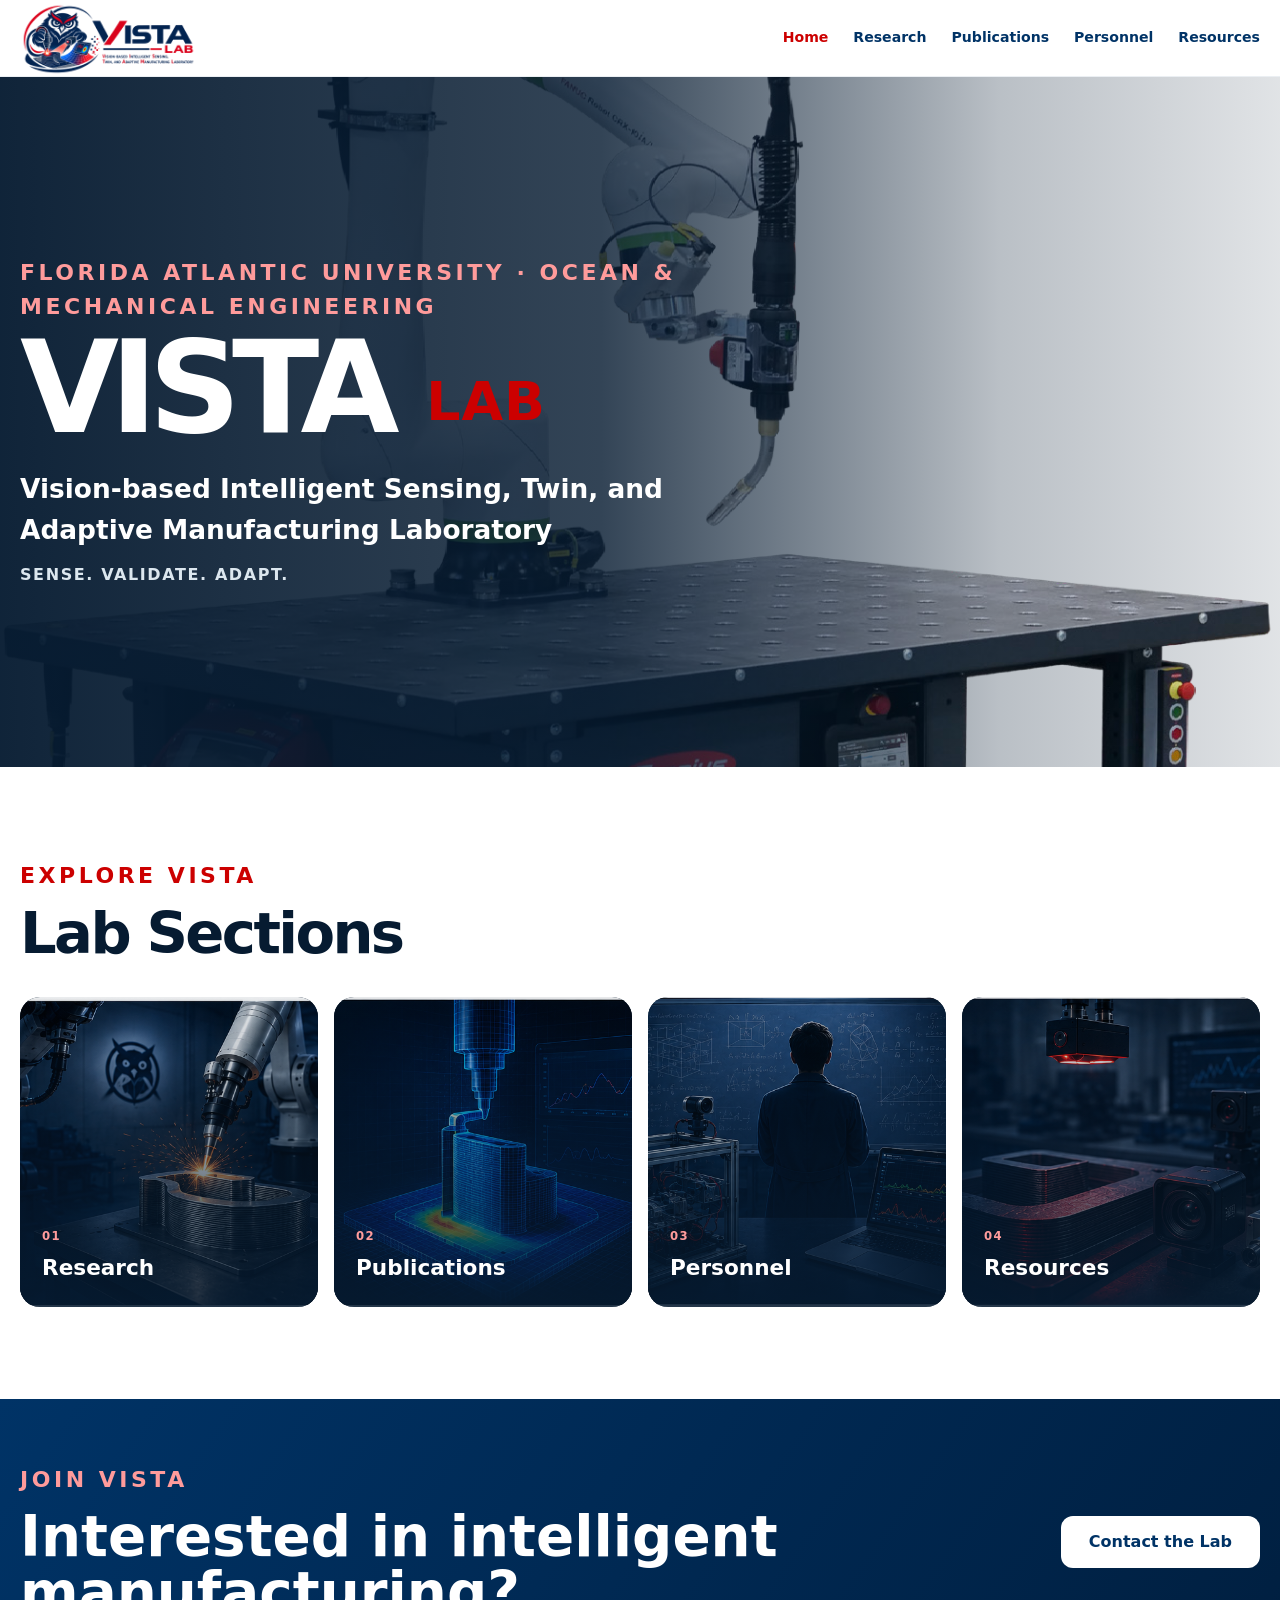
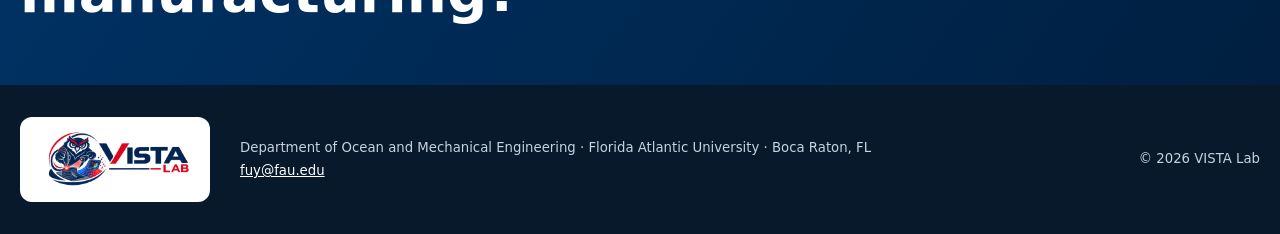
<file: index.html>
<!doctype html>
<html lang="en">
<head>
  <meta charset="utf-8">
  <meta name="viewport" content="width=device-width,initial-scale=1">
  <meta name="theme-color" content="#003366">
  <title>Home | VISTA Lab</title>
  <link rel="icon" href="assets/img/vista-primary.svg" type="image/svg+xml">
  <link rel="icon" href="assets/img/VISTA_Lab_Primary_v2.png" sizes="32x32" type="image/png">
  <link rel="apple-touch-icon" href="assets/img/favicon-180.png">
  <link rel="stylesheet" href="assets/css/styles.css">
</head>
<body>
<a class="skip-link" href="#main">Skip to content</a>
<header class="site-header">
  <div class="container nav-wrap">
    <a class="brand" href="index.html" aria-label="VISTA Lab home">
      <img src="assets/img/vista-primary.svg" alt="VISTA Lab">
    </a>
    <button class="nav-toggle" aria-label="Toggle navigation" aria-expanded="false" aria-controls="site-nav">
      <span></span><span></span><span></span>
    </button>
    <nav id="site-nav" class="site-nav" aria-label="Primary navigation">
      <a href="index.html" class="active">Home</a><a href="research.html">Research</a><a href="publications.html">Publications</a><a href="personnel.html">Personnel</a><a href="resources.html">Resources</a>
    </nav>
  </div>
</header>
<main id="main">

<section class="hero">
  <div class="hero-bg"><img src="assets/img/WAAM_machine_wider.png" alt="VISTA Lab"></div>
  <div class="hero-overlay"></div>
  <div class="container hero-inner">
    <div class="hero-copy reveal">
      <p class="eyebrow light">Florida Atlantic University · Ocean & Mechanical Engineering</p>
      <h1>VISTA <span>LAB</span></h1>
      <p class="hero-name">Vision-based Intelligent Sensing, Twin, and Adaptive Manufacturing Laboratory</p>
      <p class="hero-tagline">Sense. Validate. Adapt.</p>
    </div>
  </div>
</section>

<section class="section-pad">
  <div class="container">
    <div class="section-head reveal">
      <p class="eyebrow">Explore VISTA</p>
      <h2>Lab Sections</h2>
    </div>

    <div class="home-links home-links-four">
      <a class="home-link-card reveal" href="research.html">
        <img src="assets/img/research.png" alt="">
        <div><span>01</span><h3>Research</h3></div>
      </a>
      <a class="home-link-card reveal" href="publications.html">
        <img src="assets/img/publications.png" alt="">
        <div><span>02</span><h3>Publications</h3></div>
      </a>
      <a class="home-link-card reveal" href="personnel.html">
        <img src="assets/img/personnel.png" alt="">
        <div><span>03</span><h3>Personnel</h3></div>
      </a>
      <a class="home-link-card reveal" href="resources.html">
        <img src="assets/img/resources.png" alt="">
        <div><span>04</span><h3>Resources</h3></div>
      </a>
    </div>
  </div>
</section>

<section class="join-section">
  <div class="container join-inner reveal">
    <div>
      <p class="eyebrow light">Join VISTA</p>
      <h2>Interested in intelligent manufacturing?</h2>
    </div>
    <a class="btn btn-white" href="mailto:fuy@fau.edu?subject=Prospective%20VISTA%20Lab%20Student">Contact the Lab</a>
  </div>
</section>
</main>
<footer class="site-footer">
  <div class="container footer-wrap">
    <img class="footer-logo" src="assets/img/vista-compact.svg" alt="VISTA Lab">

    <div>
      <p>
        Department of Ocean and Mechanical Engineering ·
        Florida Atlantic University · Boca Raton, FL
      </p>
      <p><a href="mailto:fuy@fau.edu">fuy@fau.edu</a></p>
    </div>

    <p>© <span id="year"></span> VISTA Lab</p>
  </div>
</footer>
<script src="assets/js/main.js"></script>
</body>
</html>
</file>
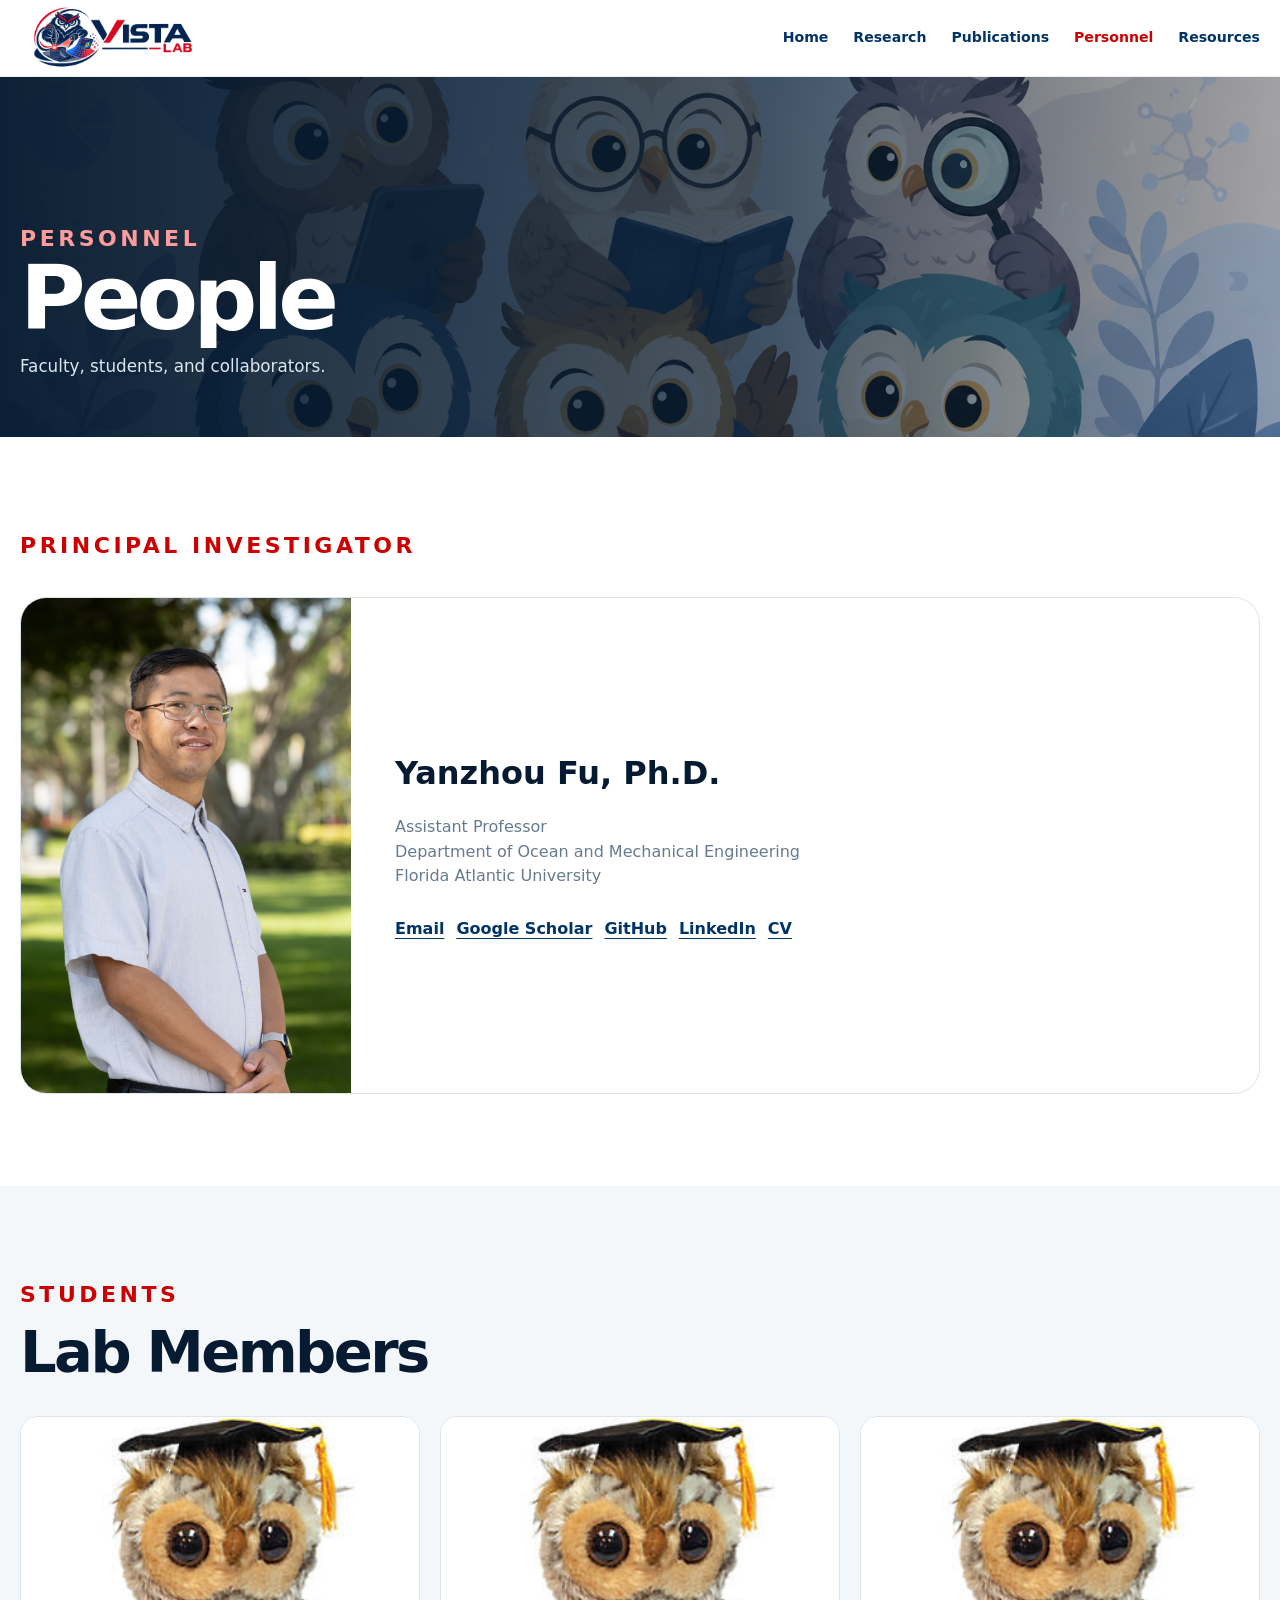
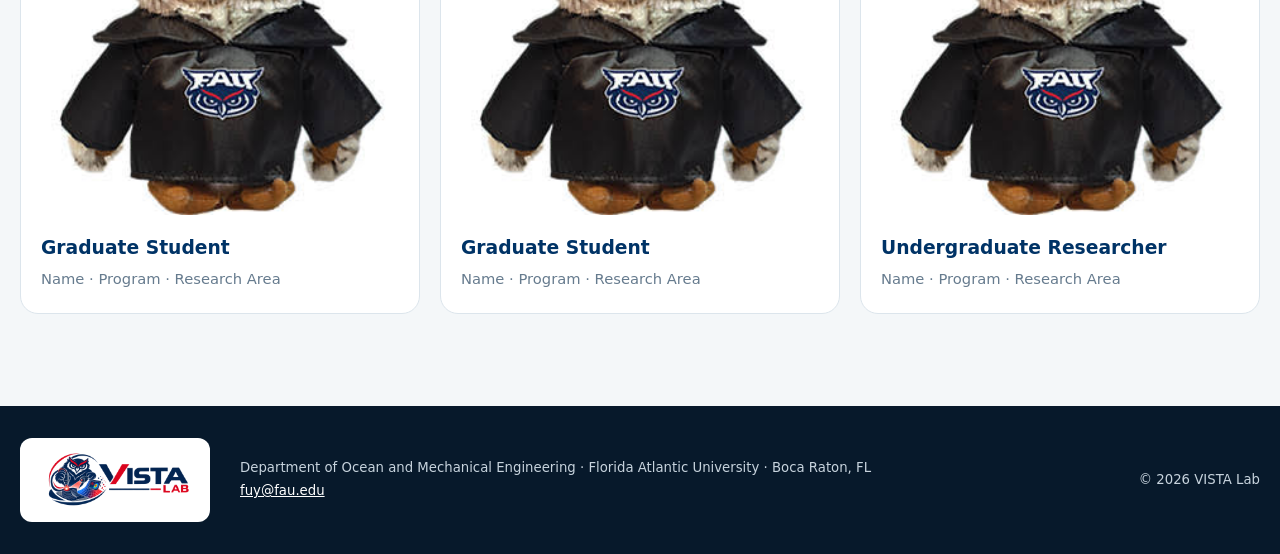
<file: personnel.html>
<!doctype html>
<html lang="en">
<head>
  <meta charset="utf-8">
  <meta name="viewport" content="width=device-width,initial-scale=1">
  <meta name="theme-color" content="#003366">
  <title>Personnel | VISTA Lab</title>
  <link rel="icon" href="assets/img/vista-icon.svg" type="image/svg+xml">
  <link rel="stylesheet" href="assets/css/styles.css">
</head>
<body>
<a class="skip-link" href="#main">Skip to content</a>
<header class="site-header">
  <div class="container nav-wrap">
    <a class="brand" href="index.html" aria-label="VISTA Lab home">
      <img src="assets/img/vista-compact.svg" alt="VISTA Lab">
    </a>
    <button class="nav-toggle" aria-label="Toggle navigation" aria-expanded="false" aria-controls="site-nav">
      <span></span><span></span><span></span>
    </button>
    <nav id="site-nav" class="site-nav" aria-label="Primary navigation">
      <a href="index.html">Home</a><a href="research.html">Research</a><a href="publications.html">Publications</a><a href="personnel.html" class="active">Personnel</a><a href="resources.html">Resources</a>
    </nav>
  </div>
</header>
<main id="main">
<section class="page-hero"><div class="page-hero-bg"><img src="assets/img/Personnel_background.png" alt=""></div><div class="page-hero-overlay"></div>
<div class="container"><p class="eyebrow light">Personnel</p><h1>People</h1><p>Faculty, students, and collaborators.</p></div></section>
<section class="section-pad"><div class="container"><div class="section-head reveal"><p class="eyebrow">Principal Investigator</p></div>
<article class="person-card reveal"><img src="assets/img/Fu_FAU6809.jpg" alt="Yanzhou Fu"><div><h3>Yanzhou Fu, Ph.D.</h3>
<p>Assistant Professor<br>Department of Ocean and Mechanical Engineering<br>Florida Atlantic University</p>
<div class="link-row"><a href="mailto:fuy@fau.edu">Email</a><a href="https://scholar.google.com/citations?user=zPahpSsAAAAJ&hl=en" target="_blank">Google Scholar</a><a href="https://github.com/VISTA-Laboratory" target="_blank">GitHub</a>
<a href="https://www.linkedin.com/in/yanzhou-fu-949b3b1a3/" target="_blank">LinkedIn</a><a href="assets/docs/Yanzhou_Fu_CV.pdf" target="_blank">CV</a></div></div></article></div></section>
<section class="section-pad section-light"><div class="container"><div class="section-head reveal"><p class="eyebrow">Students</p><h2>Lab Members</h2></div>
<div class="person-grid">
<article class="person-tile reveal"><img src="assets/img/owl.jpg" alt=""><div class="person-body"><h3>Graduate Student</h3><p>Name · Program · Research Area</p></div></article>
<article class="person-tile reveal"><img src="assets/img/owl.jpg" alt=""><div class="person-body"><h3>Graduate Student</h3><p>Name · Program · Research Area</p></div></article>
<article class="person-tile reveal"><img src="assets/img/owl.jpg" alt=""><div class="person-body"><h3>Undergraduate Researcher</h3><p>Name · Program · Research Area</p></div></article>
</div></div></section>
</main>
<footer class="site-footer">
  <div class="container footer-wrap">
    <img class="footer-logo" src="assets/img/vista-compact.svg" alt="VISTA Lab">

    <div>
      <p>
        Department of Ocean and Mechanical Engineering ·
        Florida Atlantic University · Boca Raton, FL
      </p>
      <p><a href="mailto:fuy@fau.edu">fuy@fau.edu</a></p>
    </div>

    <p>© <span id="year"></span> VISTA Lab</p>
  </div>
</footer>
<script src="assets/js/main.js"></script>
</body>
</html>
</file>
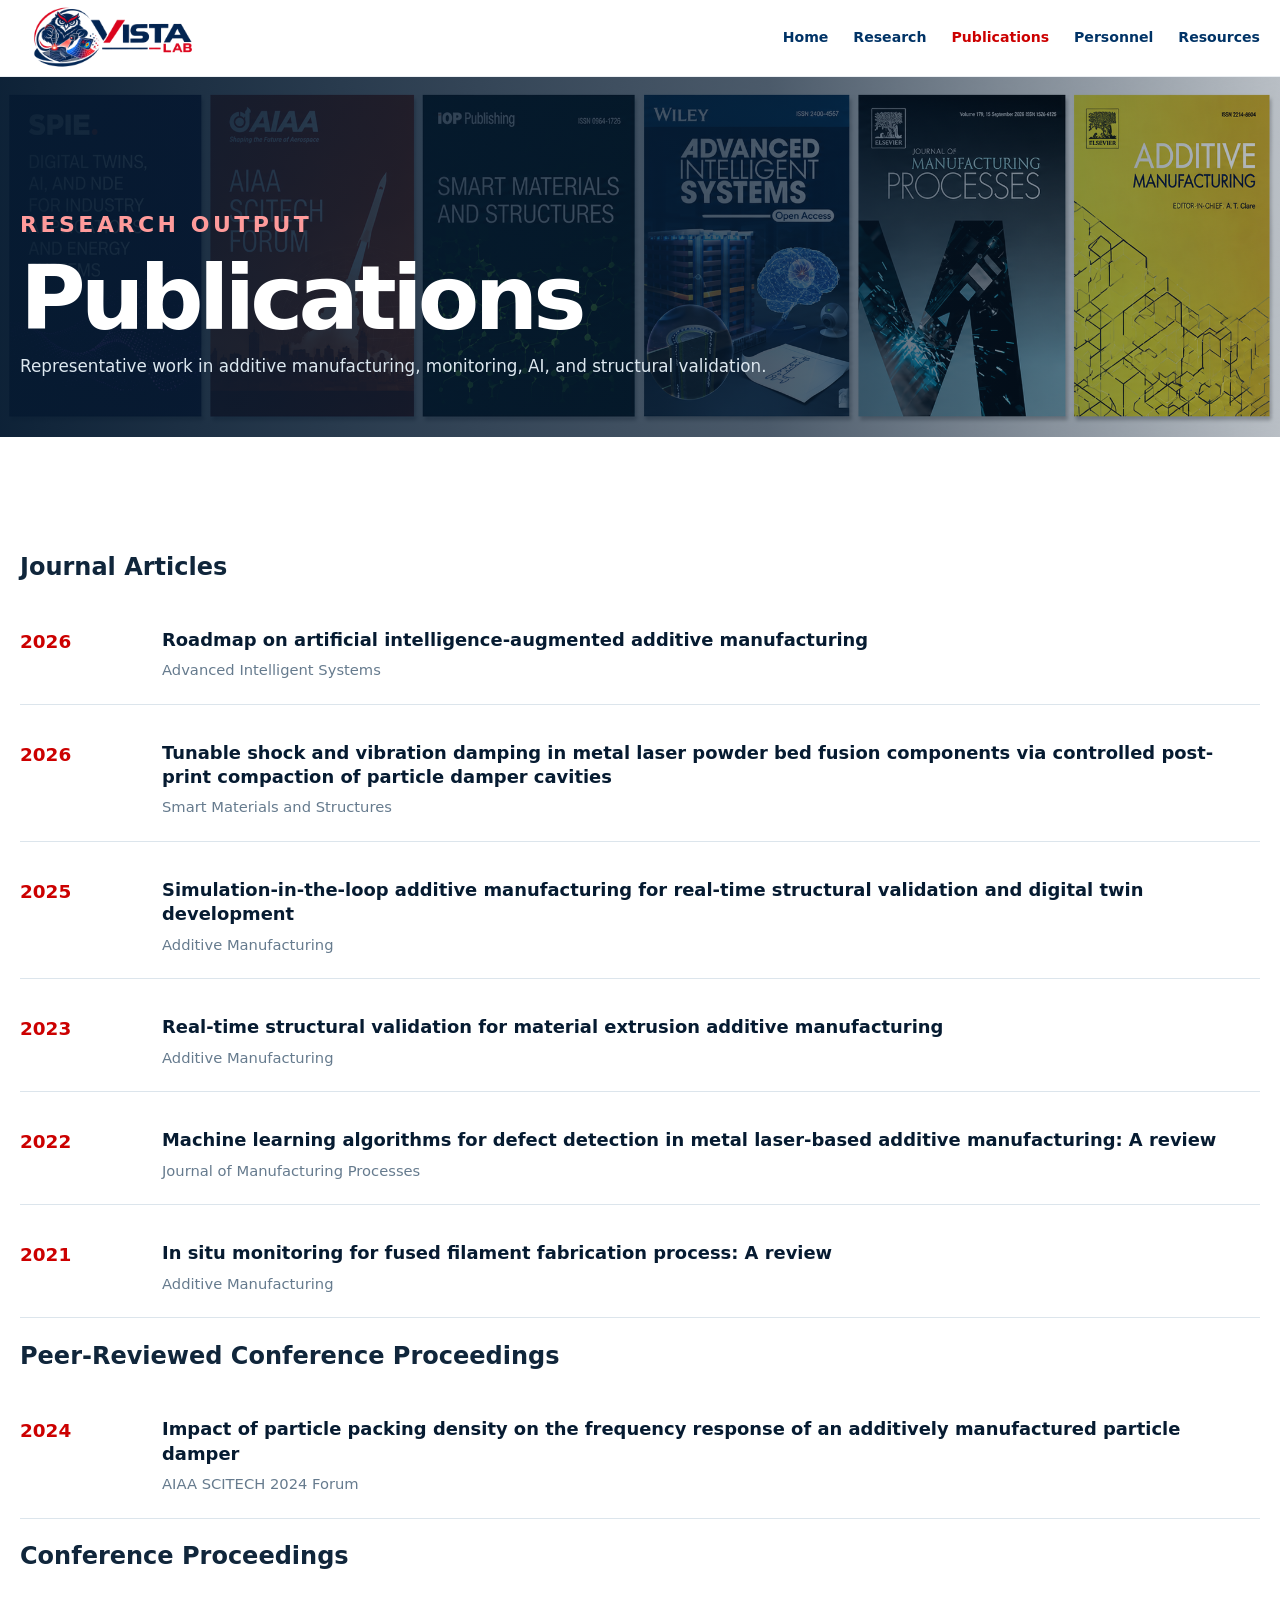
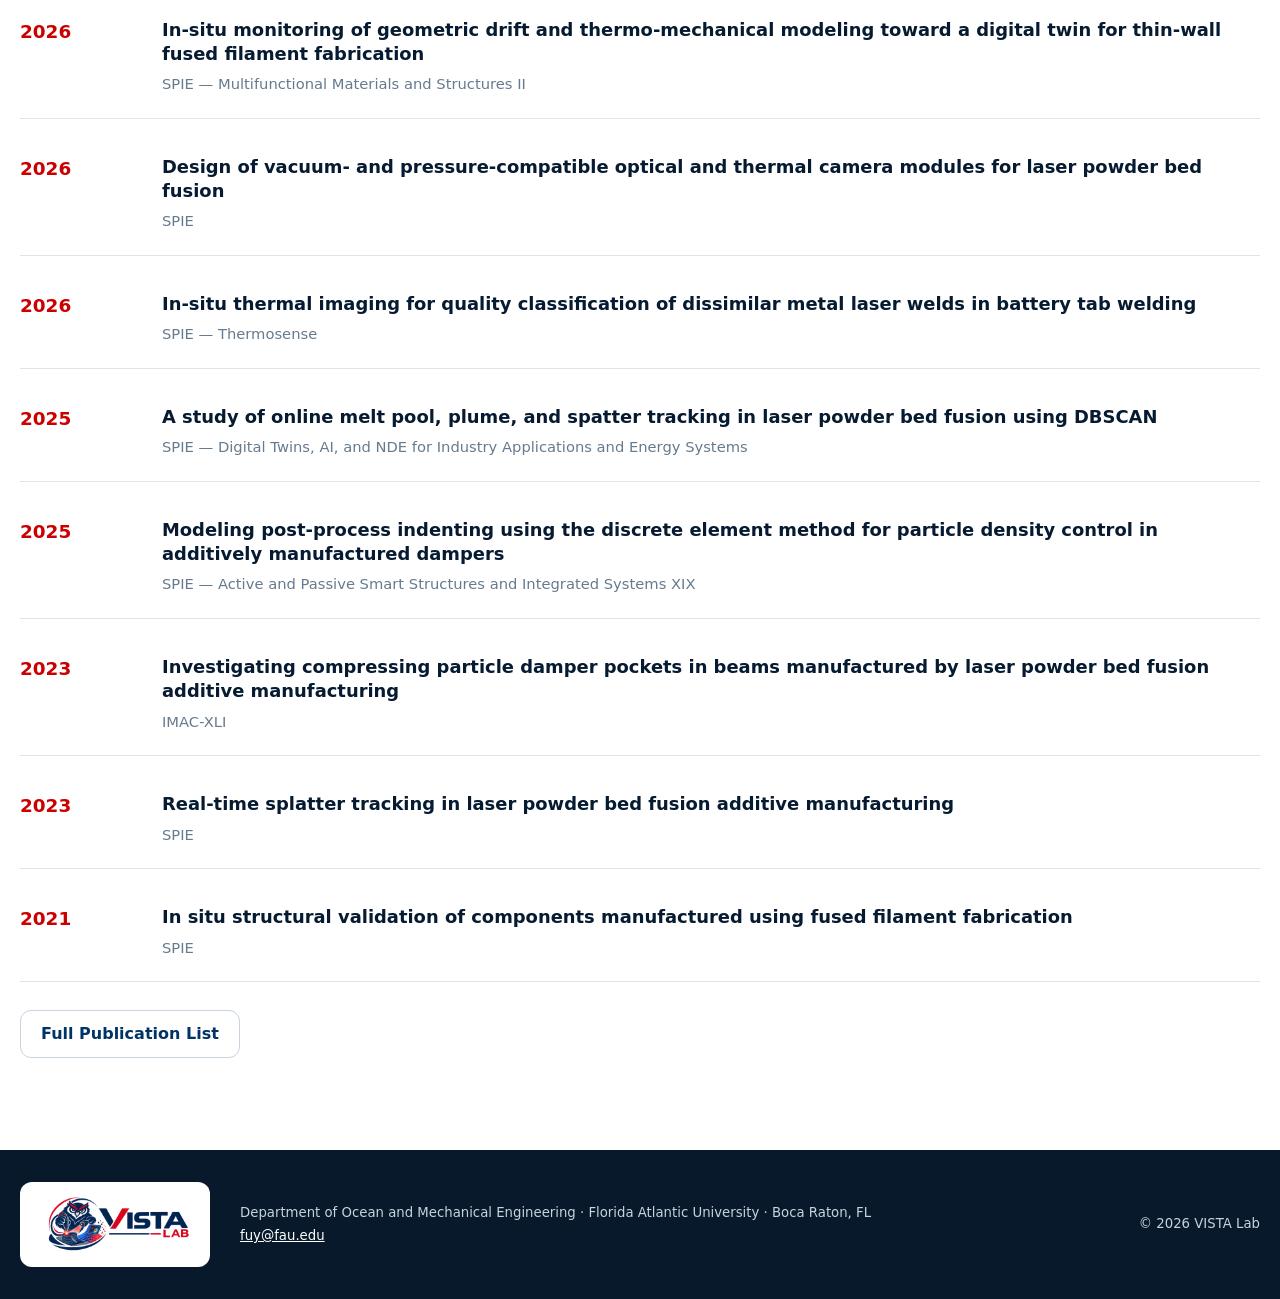
<file: publications.html>
<!doctype html>
<html lang="en">
<head>
  <meta charset="utf-8">
  <meta name="viewport" content="width=device-width,initial-scale=1">
  <meta name="theme-color" content="#003366">
  <title>Publications | VISTA Lab</title>
  <link rel="icon" href="assets/img/vista-icon.svg" type="image/svg+xml">
  <link rel="stylesheet" href="assets/css/styles.css">
</head>
<body>
<a class="skip-link" href="#main">Skip to content</a>
<header class="site-header">
  <div class="container nav-wrap">
    <a class="brand" href="index.html" aria-label="VISTA Lab home">
      <img src="assets/img/vista-compact.svg" alt="VISTA Lab">
    </a>
    <button class="nav-toggle" aria-label="Toggle navigation" aria-expanded="false" aria-controls="site-nav">
      <span></span><span></span><span></span>
    </button>
    <nav id="site-nav" class="site-nav" aria-label="Primary navigation">
      <a href="index.html">Home</a><a href="research.html">Research</a><a href="publications.html" class="active">Publications</a><a href="personnel.html">Personnel</a><a href="resources.html">Resources</a>
    </nav>
  </div>
</header>
<main id="main">
<section class="page-hero"><div class="page-hero-bg"><img src="assets/img/research-background.png" alt=""></div><div class="page-hero-overlay"></div>
<div class="container">    <p class="eyebrow light">Research Output</p></p><h1>Publications</h1><p>Representative work in additive manufacturing, monitoring, AI, and structural validation.</p></div></section>
<section class="section-pad">
  <div class="container">

    <!-- =========================
         JOURNAL ARTICLES
         ========================= -->
    <div class="publication-group">

      <div class="publication-group-header">
        <h2>Journal Articles</h2>
      </div>

      <div class="pub-list">

        <article class="pub-row reveal">
          <div class="pub-year">2026</div>
          <div>
            <h3>
              Roadmap on artificial intelligence-augmented additive manufacturing
            </h3>
            <p>Advanced Intelligent Systems</p>
          </div>
        </article>

        <article class="pub-row reveal">
          <div class="pub-year">2026</div>
          <div>
            <h3>
              Tunable shock and vibration damping in metal laser powder bed fusion
              components via controlled post-print compaction of particle damper cavities
            </h3>
            <p>Smart Materials and Structures</p>
          </div>
        </article>

        <article class="pub-row reveal">
          <div class="pub-year">2025</div>
          <div>
            <h3>
              Simulation-in-the-loop additive manufacturing for real-time
              structural validation and digital twin development
            </h3>
            <p>Additive Manufacturing</p>
          </div>
        </article>

        <article class="pub-row reveal">
          <div class="pub-year">2023</div>
          <div>
            <h3>
              Real-time structural validation for material extrusion
              additive manufacturing
            </h3>
            <p>Additive Manufacturing</p>
          </div>
        </article>

        <article class="pub-row reveal">
          <div class="pub-year">2022</div>
          <div>
            <h3>
              Machine learning algorithms for defect detection in metal
              laser-based additive manufacturing: A review
            </h3>
            <p>Journal of Manufacturing Processes</p>
          </div>
        </article>

        <article class="pub-row reveal">
          <div class="pub-year">2021</div>
          <div>
            <h3>
              In situ monitoring for fused filament fabrication process:
              A review
            </h3>
            <p>Additive Manufacturing</p>
          </div>
        </article>

      </div>
    </div>


    <!-- =========================
         PEER-REVIEWED CONFERENCE
         PROCEEDINGS
         ========================= -->
    <div class="publication-group">

      <div class="publication-group-header">
        <h2>Peer-Reviewed Conference Proceedings</h2>
      </div>

      <div class="pub-list">

        <article class="pub-row reveal">
          <div class="pub-year">2024</div>
          <div>
            <h3>
              Impact of particle packing density on the frequency response
              of an additively manufactured particle damper
            </h3>
            <p>AIAA SCITECH 2024 Forum</p>
          </div>
        </article>

      </div>
    </div>


    <!-- =========================
         CONFERENCE PROCEEDINGS
         ========================= -->
    <div class="publication-group">

      <div class="publication-group-header">
        <h2>Conference Proceedings</h2>
      </div>

      <div class="pub-list">

        <article class="pub-row reveal">
          <div class="pub-year">2026</div>
          <div>
            <h3>
              In-situ monitoring of geometric drift and thermo-mechanical
              modeling toward a digital twin for thin-wall fused filament fabrication
            </h3>
            <p>SPIE — Multifunctional Materials and Structures II</p>
          </div>
        </article>

        <article class="pub-row reveal">
          <div class="pub-year">2026</div>
          <div>
            <h3>
              Design of vacuum- and pressure-compatible optical and thermal
              camera modules for laser powder bed fusion
            </h3>
            <p>SPIE</p>
          </div>
        </article>

        <article class="pub-row reveal">
          <div class="pub-year">2026</div>
          <div>
            <h3>
              In-situ thermal imaging for quality classification of dissimilar
              metal laser welds in battery tab welding
            </h3>
            <p>SPIE — Thermosense</p>
          </div>
        </article>

        <article class="pub-row reveal">
          <div class="pub-year">2025</div>
          <div>
            <h3>
              A study of online melt pool, plume, and spatter tracking in
              laser powder bed fusion using DBSCAN
            </h3>
            <p>SPIE — Digital Twins, AI, and NDE for Industry Applications and Energy Systems</p>
          </div>
        </article>

        <article class="pub-row reveal">
          <div class="pub-year">2025</div>
          <div>
            <h3>
              Modeling post-process indenting using the discrete element
              method for particle density control in additively manufactured dampers
            </h3>
            <p>SPIE — Active and Passive Smart Structures and Integrated Systems XIX</p>
          </div>
        </article>

        <article class="pub-row reveal">
          <div class="pub-year">2023</div>
          <div>
            <h3>
              Investigating compressing particle damper pockets in beams
              manufactured by laser powder bed fusion additive manufacturing
            </h3>
            <p>IMAC-XLI</p>
          </div>
        </article>

        <article class="pub-row reveal">
          <div class="pub-year">2023</div>
          <div>
            <h3>
              Real-time splatter tracking in laser powder bed fusion
              additive manufacturing
            </h3>
            <p>SPIE</p>
          </div>
        </article>

        <article class="pub-row reveal">
          <div class="pub-year">2021</div>
          <div>
            <h3>
              In situ structural validation of components manufactured
              using fused filament fabrication
            </h3>
            <p>SPIE</p>
          </div>
        </article>

      </div>
    </div>


    <!-- FULL CV BUTTON -->
    <div class="section-actions">
      <a
        class="btn btn-secondary"
        href="assets/docs/Yanzhou_Fu_CV.pdf"
        target="_blank"
      >
        Full Publication List
      </a>
    </div>

  </div>
</section>
</main>
<footer class="site-footer">
  <div class="container footer-wrap">
    <img class="footer-logo" src="assets/img/vista-compact.svg" alt="VISTA Lab">

    <div>
      <p>
        Department of Ocean and Mechanical Engineering ·
        Florida Atlantic University · Boca Raton, FL
      </p>
      <p><a href="mailto:fuy@fau.edu">fuy@fau.edu</a></p>
    </div>

    <p>© <span id="year"></span> VISTA Lab</p>
  </div>
</footer>
<script src="assets/js/main.js"></script>
</body>
</html>
</file>
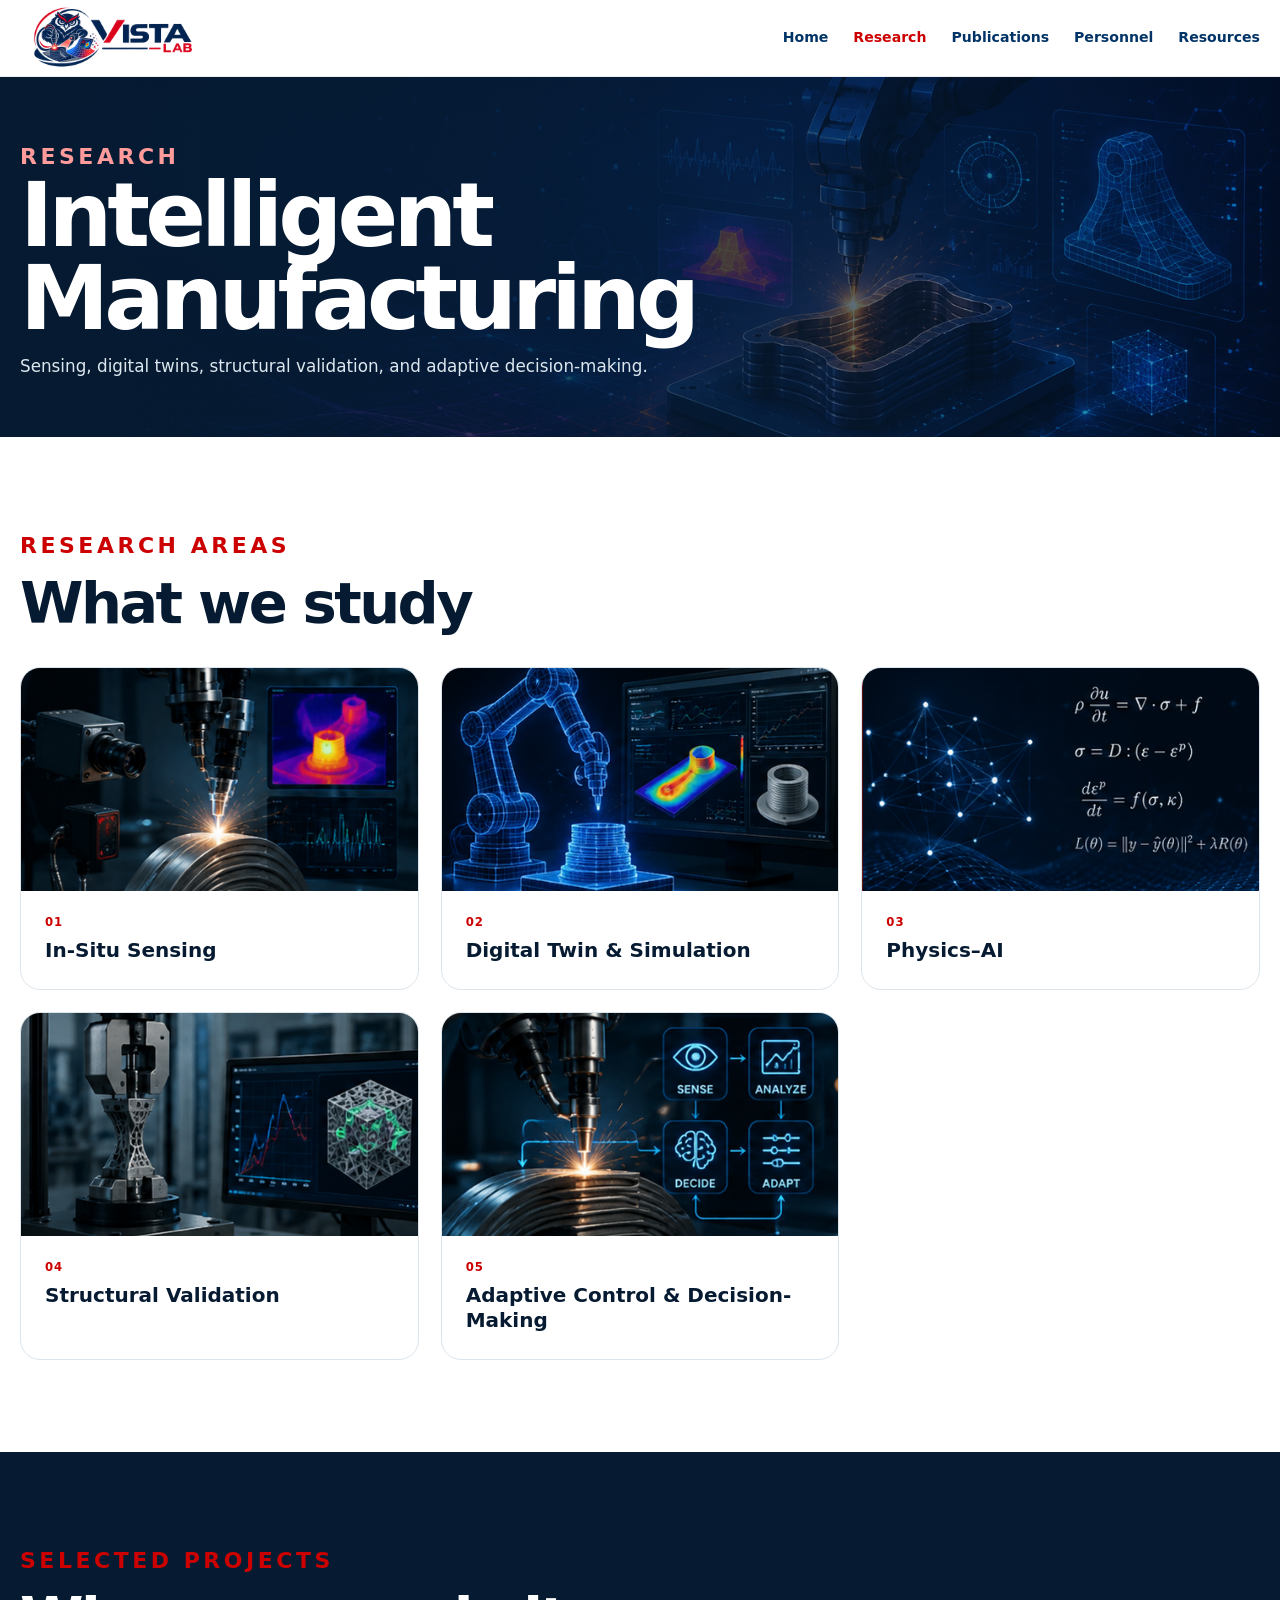
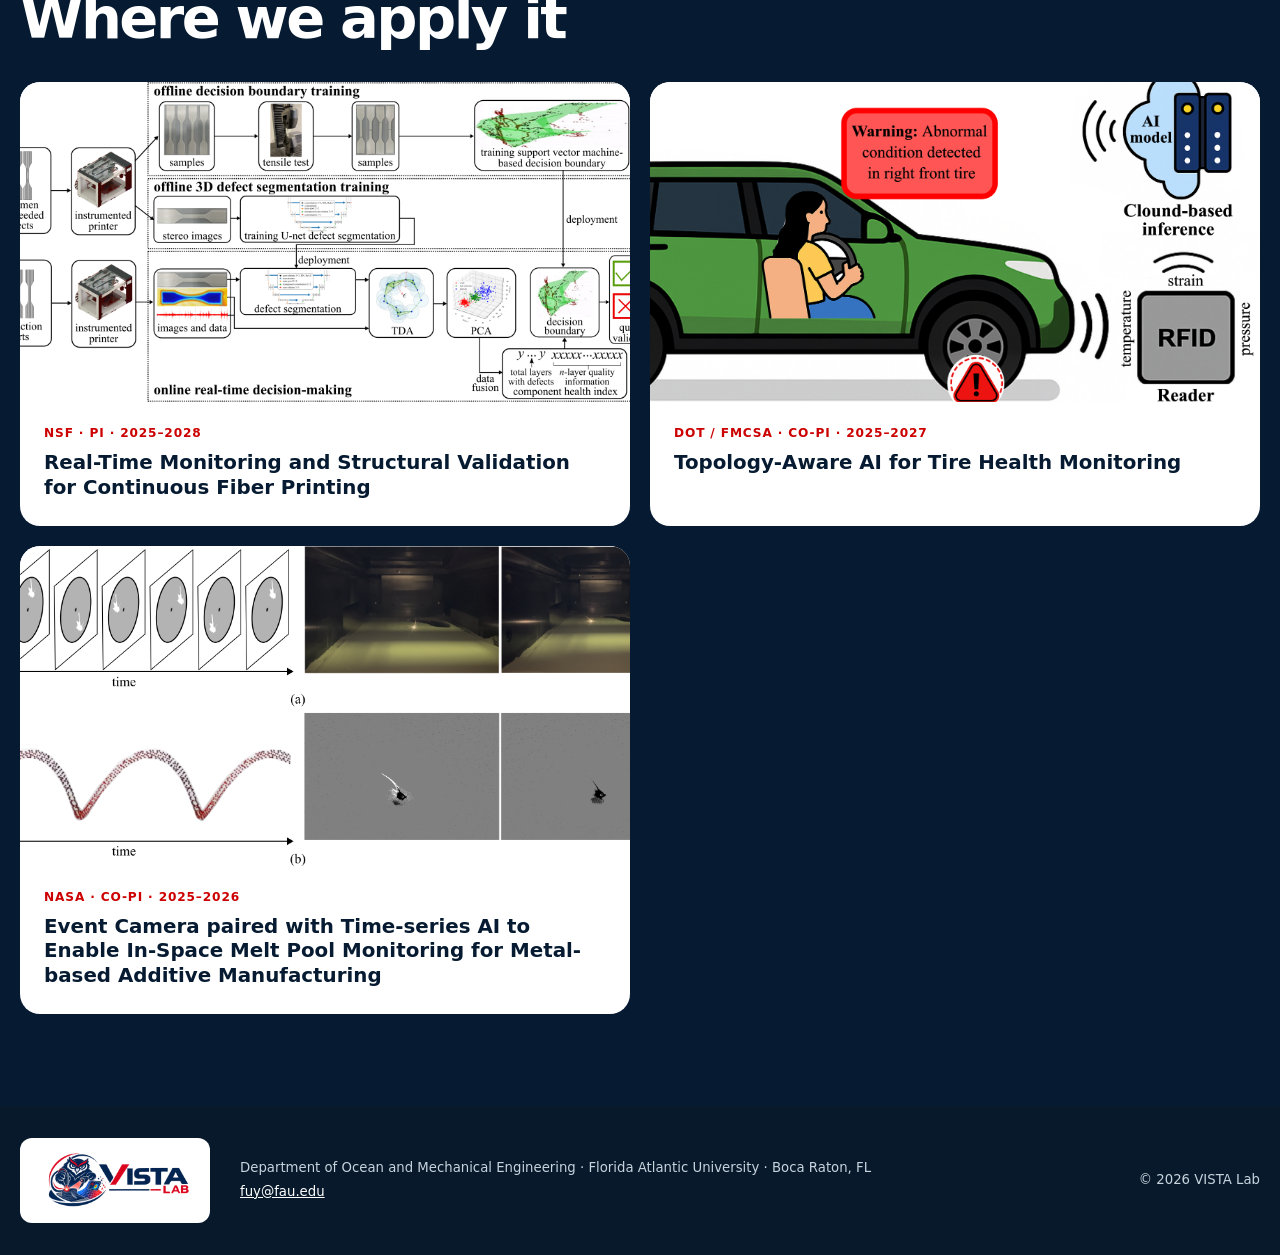
<file: research.html>
<!doctype html>
<html lang="en">
<head>
  <meta charset="utf-8">
  <meta name="viewport" content="width=device-width,initial-scale=1">
  <meta name="theme-color" content="#003366">
  <title>Research | VISTA Lab</title>
  <link rel="icon" href="assets/img/vista-icon.svg" type="image/svg+xml">
  <link rel="stylesheet" href="assets/css/styles.css">
</head>
<body>
<a class="skip-link" href="#main">Skip to content</a>
<header class="site-header">
  <div class="container nav-wrap">
    <a class="brand" href="index.html" aria-label="VISTA Lab home">
      <img src="assets/img/vista-compact.svg" alt="VISTA Lab">
    </a>
    <button class="nav-toggle" aria-label="Toggle navigation" aria-expanded="false" aria-controls="site-nav">
      <span></span><span></span><span></span>
    </button>
    <nav id="site-nav" class="site-nav" aria-label="Primary navigation">
      <a href="index.html">Home</a><a href="research.html" class="active">Research</a><a href="publications.html">Publications</a><a href="personnel.html">Personnel</a><a href="resources.html">Resources</a>
    </nav>
  </div>
</header>
<main id="main">

<section class="page-hero">
  <div class="page-hero-bg"><img src="assets/img/research_background.png" alt=""></div>
  <div class="page-hero-overlay"></div>
  <div class="container">
    <p class="eyebrow light">Research</p>
    <h1>Intelligent Manufacturing</h1>
    <p>Sensing, digital twins, structural validation, and adaptive decision-making.</p>
  </div>
</section>

<section class="section-pad" id="areas">
  <div class="container">
    <div class="section-head reveal">
      <p class="eyebrow">Research Areas</p>
      <h2>What we study</h2>
    </div>

    <div class="content-grid research-area-grid">
      <article class="content-card reveal">
        <img src="assets/img/research-sensing.png" alt="">
        <div class="card-body"><p class="meta">01</p><h3>In-Situ Sensing</h3></div>
      </article>
      <article class="content-card reveal">
        <img src="assets/img/research-digital-twin.png" alt="">
        <div class="card-body"><p class="meta">02</p><h3>Digital Twin & Simulation</h3></div>
      </article>
      <article class="content-card reveal">
        <img src="assets/img/research-physics.png" alt="">
        <div class="card-body"><p class="meta">03</p><h3>Physics–AI</h3></div>
      </article>
      <article class="content-card reveal">
        <img src="assets/img/research-validation.png" alt="">
        <div class="card-body"><p class="meta">04</p><h3>Structural Validation</h3></div>
      </article>
      <article class="content-card reveal">
        <img src="assets/img/research-control.png" alt="">
        <div class="card-body"><p class="meta">05</p><h3>Adaptive Control & Decision-Making</h3></div>
      </article>
    </div>
  </div>
</section>

<section class="section-pad section-dark" id="projects">
  <div class="container">
    <div class="section-head reveal">
      <p class="eyebrow">Selected Projects</p>
      <h2>Where we apply it</h2>
    </div>

    <div class="project-grid">
      <article class="project-card reveal">
        <img src="assets/img/diagram.png" alt="">
        <div class="project-copy">
          <p>NSF · PI · 2025–2028</p>
          <h3>Real-Time Monitoring and Structural Validation for Continuous Fiber Printing</h3>
        </div>
      </article>

      <article class="project-card reveal">
        <img src="assets/img/realtime_refering.png" alt="">
        <div class="project-copy">
          <p>DOT / FMCSA · Co-PI · 2025–2027 </p>
          <h3>Topology-Aware AI for Tire Health Monitoring</h3>
        </div>
      </article>

      <article class="project-card reveal">
        <img src="assets/img/event camera image_v2.png" alt="">
        <div class="project-copy">
          <p>NASA · Co-PI · 2025–2026</p>
          <h3>Event Camera paired with Time-series AI to Enable In-Space Melt Pool
Monitoring for Metal-based Additive Manufacturing</h3>
        </div>
      </article>
      
    </div>
  </div>
</section>
</main>
<footer class="site-footer">
  <div class="container footer-wrap">
    <img class="footer-logo" src="assets/img/vista-compact.svg" alt="VISTA Lab">

    <div>
      <p>
        Department of Ocean and Mechanical Engineering ·
        Florida Atlantic University · Boca Raton, FL
      </p>
      <p><a href="mailto:fuy@fau.edu">fuy@fau.edu</a></p>
    </div>

    <p>© <span id="year"></span> VISTA Lab</p>
  </div>
</footer>
<script src="assets/js/main.js"></script>
</body>
</html>
</file>
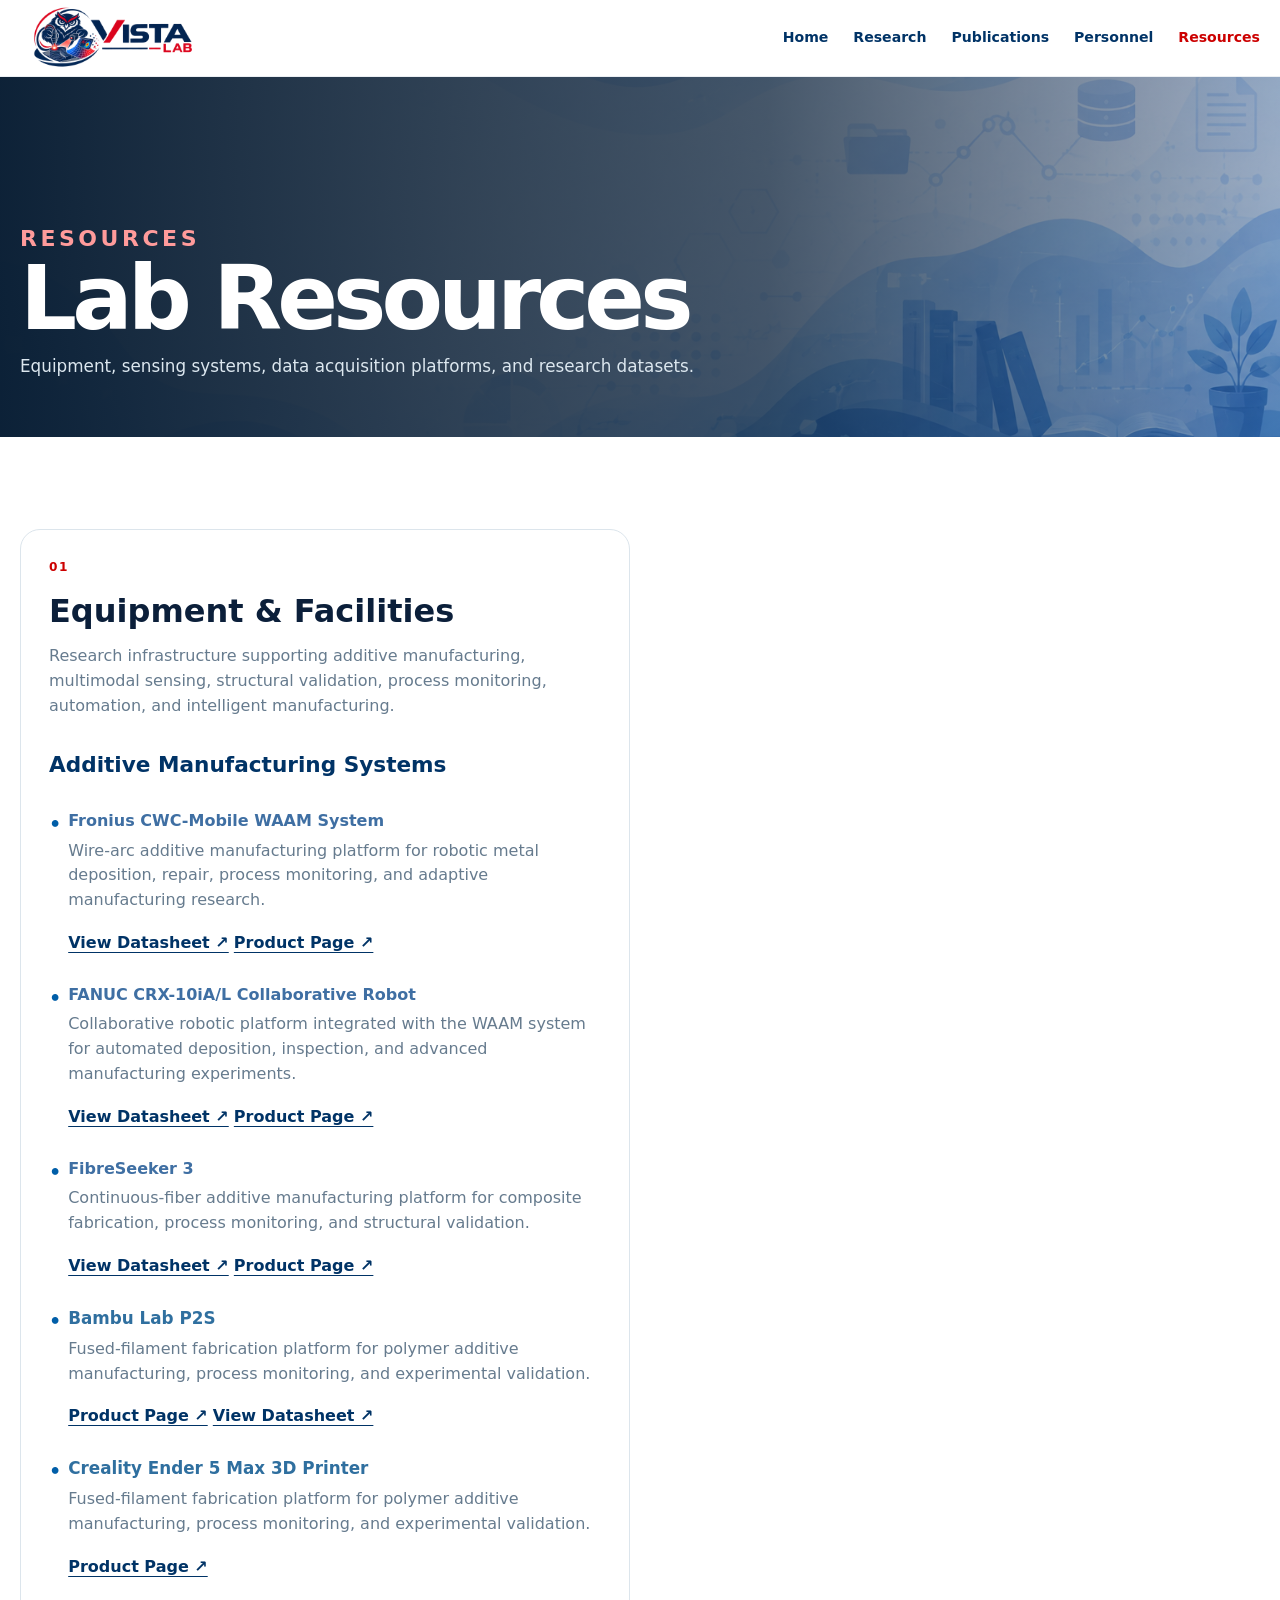
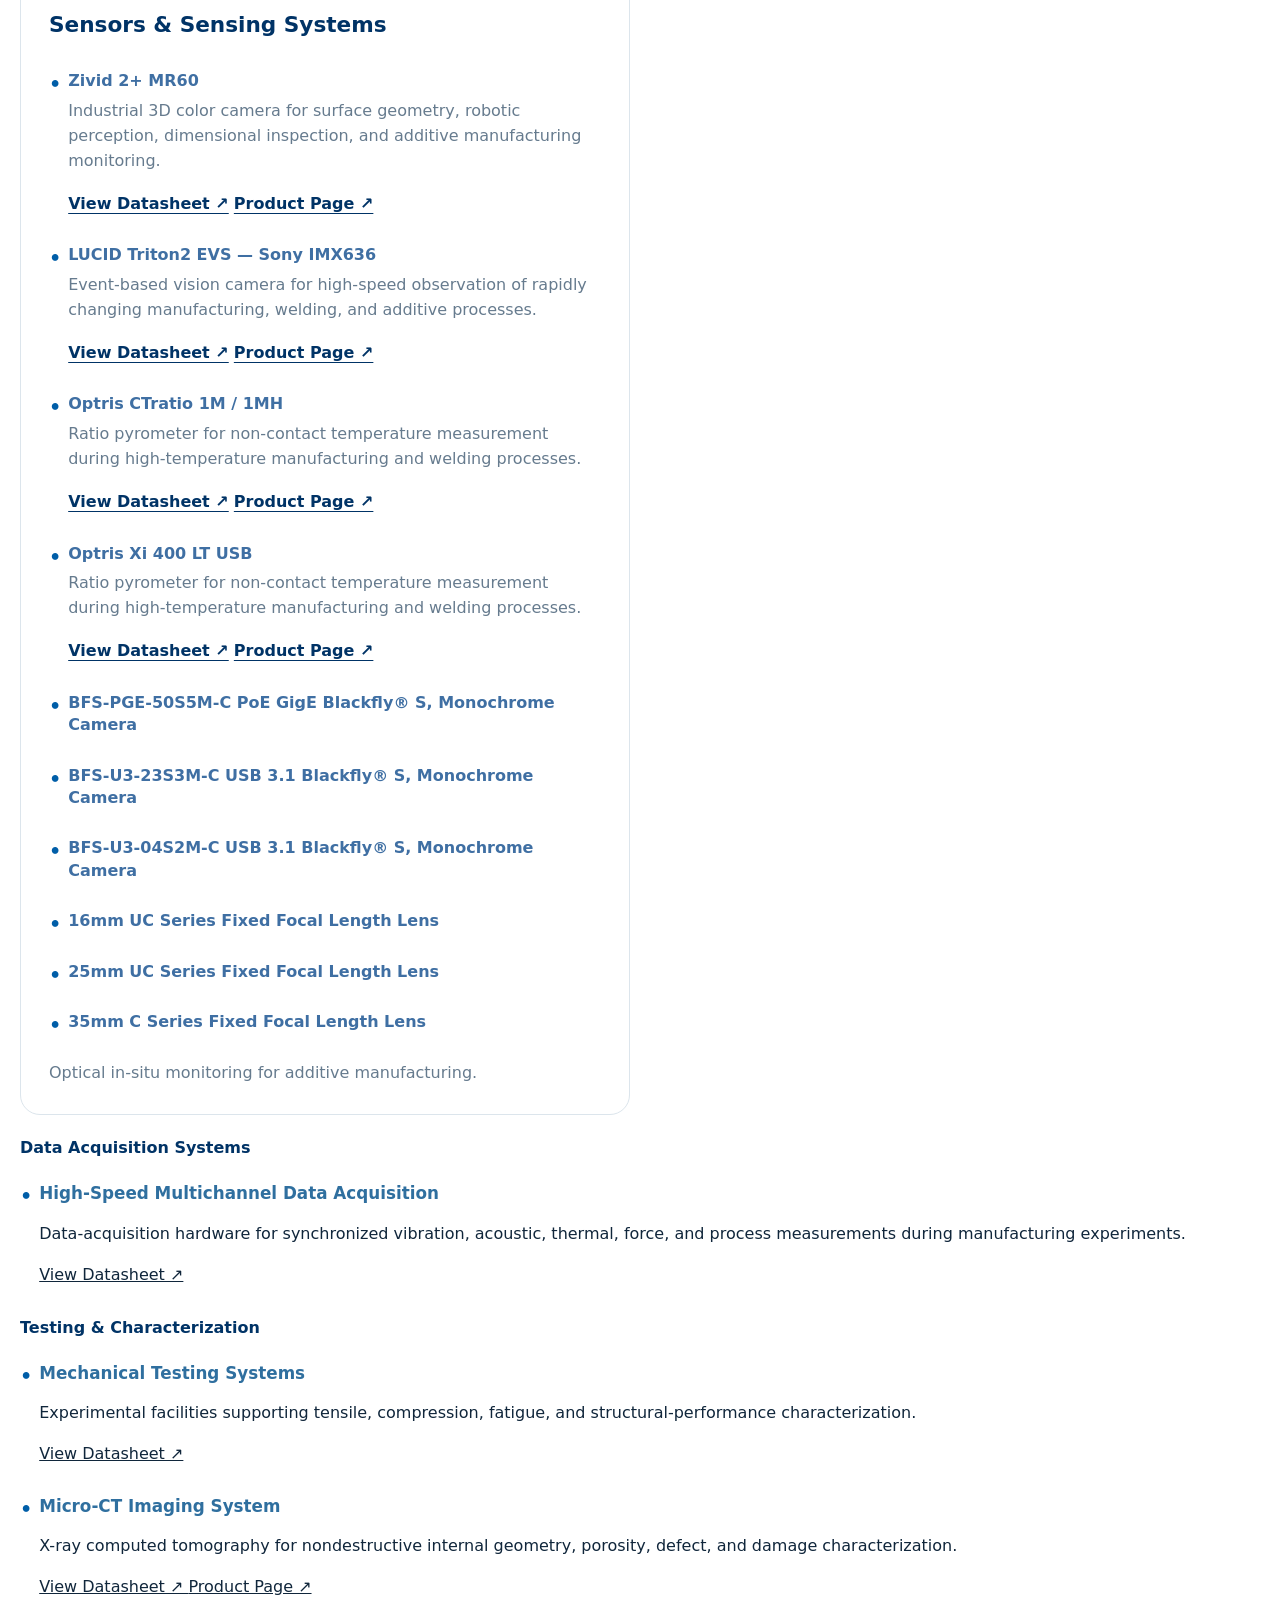
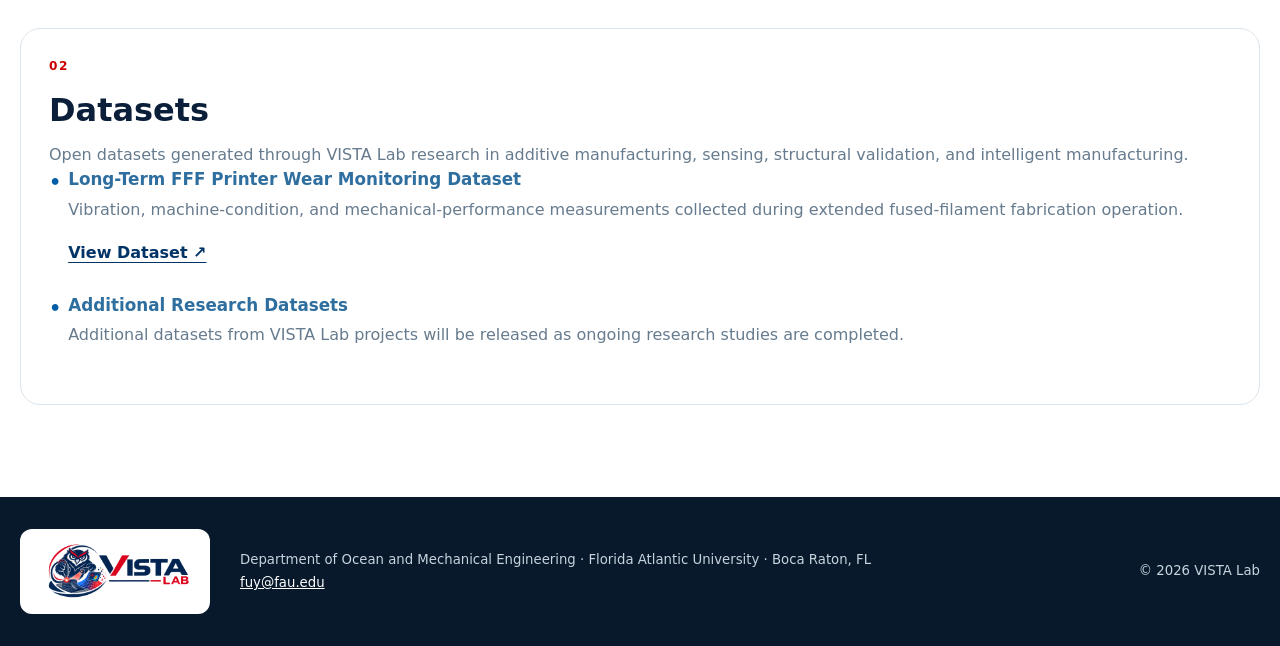
<file: resources.html>
<!doctype html>
<html lang="en">

<head>
  <meta charset="utf-8">
  <meta name="viewport" content="width=device-width,initial-scale=1">
  <meta name="theme-color" content="#003366">

  <title>Resources | VISTA Lab</title>

  <link rel="icon" href="assets/img/vista-icon.svg" type="image/svg+xml">
  <link rel="stylesheet" href="assets/css/styles.css">
</head>

<body>

<a class="skip-link" href="#main">Skip to content</a>


<!-- =========================================================
     Header
========================================================= -->

<header class="site-header">

  <div class="container nav-wrap">

    <a class="brand" href="index.html" aria-label="VISTA Lab home">
      <img src="assets/img/vista-compact.svg" alt="VISTA Lab">
    </a>

    <button
      class="nav-toggle"
      aria-label="Toggle navigation"
      aria-expanded="false"
      aria-controls="site-nav">
      <span></span>
      <span></span>
      <span></span>
    </button>

    <nav id="site-nav" class="site-nav" aria-label="Primary navigation">
      <a href="index.html">Home</a>
      <a href="research.html">Research</a>
      <a href="publications.html">Publications</a>
      <a href="personnel.html">Personnel</a>
      <a href="resources.html" class="active">Resources</a>
    </nav>

  </div>

</header>


<!-- =========================================================
     Main
========================================================= -->

<main id="main">


  <!-- =======================================================
       Hero
  ======================================================== -->

  <section class="page-hero">

    <div class="page-hero-bg">
      <img
        src="assets/img/resource_background.png"
        alt=""
        aria-hidden="true">
    </div>

    <div class="page-hero-overlay"></div>

    <div class="container">

      <p class="eyebrow light">
        Resources
      </p>

      <h1>
        Lab Resources
      </h1>

      <p>
        Equipment, sensing systems, data acquisition platforms,
        and research datasets.
      </p>

    </div>

  </section>


  <!-- =======================================================
       Resources
  ======================================================== -->

  <section class="section-pad">

    <div class="container">

      <div class="resource-grid">


        <!-- ===================================================
             01 Equipment & Facilities
        ==================================================== -->

        <article class="resource-card reveal">

          <div class="resource-number">
            01
          </div>

          <h3>
            Equipment &amp; Facilities
          </h3>

          <p>
            Research infrastructure supporting additive manufacturing,
            multimodal sensing, structural validation, process monitoring,
            automation, and intelligent manufacturing.
          </p>



          <!-- ===============================================
               Additive Manufacturing Systems
          ================================================ -->

          <div class="resource-category">

            <h4>
              Additive Manufacturing Systems
            </h4>


            <!-- Fronius WAAM -->

            <div class="resource-item">

              <strong>
                Fronius CWC-Mobile WAAM System
              </strong>

              <p>
                Wire-arc additive manufacturing platform for robotic
                metal deposition, repair, process monitoring,
                and adaptive manufacturing research.
              </p>

              <div class="resource-links">

                <a
                  href="assets/datasheets/fronius-cwc-mobile-datasheet.pdf"
                  target="_blank"
                  rel="noopener noreferrer">
                  View Datasheet ↗
                </a>

                <a
                  href="https://www.fronius.com/en/welding/products/automated-welding-systems/cobot-welding"
                  target="_blank"
                  rel="noopener noreferrer">
                  Product Page ↗
                </a>

              </div>

            </div>


            <!-- FANUC -->

            <div class="resource-item">

              <strong>
                FANUC CRX-10iA/L Collaborative Robot
              </strong>

              <p>
                Collaborative robotic platform integrated with the
                WAAM system for automated deposition, inspection,
                and advanced manufacturing experiments.
              </p>

              <div class="resource-links">

                <a
                  href="assets/datasheets/fanuc-crx-10ia-l-datasheet.pdf"
                  target="_blank"
                  rel="noopener noreferrer">
                  View Datasheet ↗
                </a>

                <a
                  href="https://www.fanucamerica.com/products/robot/crx-10ia-l"
                  target="_blank"
                  rel="noopener noreferrer">
                  Product Page ↗
                </a>

              </div>

            </div>

            <!-- FibreSeeker 3 -->

            <div class="resource-item">

              <strong>
                FibreSeeker 3 
              </strong>

              <p>
                Continuous-fiber additive manufacturing platform for
                composite fabrication, process monitoring,
                and structural validation.
              </p>

              <div class="resource-links">

                <a
                  href="assets/datasheets/FibreSeeker3-datasheet.pdf"
                  target="_blank"
                  rel="noopener noreferrer">
                  View Datasheet ↗
                </a>

                <a
                  href="https://www.fibreseek3d.com/"
                  target="_blank"
                  rel="noopener noreferrer">
                  Product Page ↗
                </a>

              </div>

            </div>

          </div>

            <!-- Bambu -->

            <div class="resource-item">

              <strong>
                Bambu Lab P2S
              </strong>

              <p>
                Fused-filament fabrication platform for polymer
                additive manufacturing, process monitoring,
                and experimental validation.
              </p>

              <div class="resource-links">

                <a
                  href="https://bambulab.com/en-us/p2s"
                  target="_blank"
                  rel="noopener noreferrer">
                  Product Page ↗
                </a>

                <a
                  href="assets/datasheets/BambuLabP2S-datasheet.pdf"
                  target="_blank"
                  rel="noopener noreferrer">
                  View Datasheet ↗
                </a>

              </div>
        </div>
            <!-- Bambu -->

            <div class="resource-item">

              <strong>
                Creality Ender 5 Max 3D Printer
              </strong>

              <p>
                Fused-filament fabrication platform for polymer
                additive manufacturing, process monitoring,
                and experimental validation.
              </p>

              <div class="resource-links">

                <a
                  href="https://www.creality.com/products/creality-ender-5-max"
                  target="_blank"
                  rel="noopener noreferrer">
                  Product Page ↗
                </a>

              </div>

            </div>



          <!-- ===============================================
               Sensors & Sensing Systems
          ================================================ -->

          <div class="resource-category">

            <h4>
              Sensors &amp; Sensing Systems
            </h4>


            <!-- Zivid -->

            <div class="resource-item">

              <strong>
                Zivid 2+ MR60
              </strong>

              <p>
                Industrial 3D color camera for surface geometry,
                robotic perception, dimensional inspection,
                and additive manufacturing monitoring.
              </p>

              <div class="resource-links">

                <a
                  href="assets/datasheets/zivid-2plus-mr60-datasheet.pdf"
                  target="_blank"
                  rel="noopener noreferrer">
                  View Datasheet ↗
                </a>

                <a
                  href="https://shop.zivid.com/"
                  target="_blank"
                  rel="noopener noreferrer">
                  Product Page ↗
                </a>

              </div>

            </div>


            <!-- Event Camera -->

            <div class="resource-item">

              <strong>
                LUCID Triton2 EVS — Sony IMX636
              </strong>

              <p>
                Event-based vision camera for high-speed observation
                of rapidly changing manufacturing, welding,
                and additive processes.
              </p>

              <div class="resource-links">

                <a
                  href="assets/datasheets/Triton2-EVS-datasheet.pdf"
                  target="_blank"
                  rel="noopener noreferrer">
                  View Datasheet ↗
                </a>

                <a
                  href="https://thinklucid.com/product/triton2-evs-0-9mp-imx636/?srsltid=AfmBOoqBEPRa8nvfbh_THNFlNzeX6Ul25oDqlsiQkFpR7ZPQXm4qAYYs"
                  target="_blank"
                  rel="noopener noreferrer">
                  Product Page ↗
                </a>

              </div>

            </div>


            <!-- Optris -->

            <div class="resource-item">

              <strong>
                Optris CTratio 1M / 1MH
              </strong>

              <p>
                Ratio pyrometer for non-contact temperature measurement
                during high-temperature manufacturing and welding processes.
              </p>

              <div class="resource-links">

                <a
                  href="assets/datasheets/optris-ctratio-1m-datasheet.pdf"
                  target="_blank"
                  rel="noopener noreferrer">
                  View Datasheet ↗
                </a>

                <a
                  href="https://optris.com/us/products/infrared-thermometers-pyrometers/ctratio-series/ctratio-1m/"
                  target="_blank"
                  rel="noopener noreferrer">
                  Product Page ↗
                </a>

              </div>

            </div>

            <div class="resource-item">

              <strong>
                Optris Xi 400 LT USB 
              </strong>

              <p>
                Ratio pyrometer for non-contact temperature measurement
                during high-temperature manufacturing and welding processes.
              </p>

              <div class="resource-links">

                <a
                  href="assets/datasheets/Optris_Xi_400_manual.pdf"
                  target="_blank"
                  rel="noopener noreferrer">
                  View Datasheet ↗
                </a>

                <a
                  href="https://optris.com/us/products/thermal-cameras/compact-line/xi-400/"
                  target="_blank"
                  rel="noopener noreferrer">
                  Product Page ↗
                </a>

              </div>
        </div>

              
            <!-- FLIR -->


<!-- FLIR -->

              <div class="resource-item">
                <strong>
                  BFS-PGE-50S5M-C PoE GigE Blackfly® S,
                  Monochrome Camera
                </strong>
              </div>

              <div class="resource-item">
                <strong>
                  BFS-U3-23S3M-C USB 3.1 Blackfly® S,
                  Monochrome Camera
                </strong>
              </div>

              <div class="resource-item">
                <strong>
                  BFS-U3-04S2M-C USB 3.1 Blackfly® S,
                  Monochrome Camera
                </strong>
              </div>




      <!-- Edmund Optics Lenses -->

        <div class="resource-item">
          <strong>
            16mm UC Series Fixed Focal Length Lens
          </strong>
        </div>

        <div class="resource-item">
          <strong>
            25mm UC Series Fixed Focal Length Lens
          </strong>
        </div>

        <div class="resource-item">
          <strong>
            35mm C Series Fixed Focal Length Lens
          </strong>
        </div>
              <p>
                Optical in-situ monitoring for additive manufacturing.
              </p>
            </div>



            </div>





          <!-- ===============================================
               Data Acquisition
          ================================================ -->

          <div class="resource-category">

            <h4>
              Data Acquisition Systems
            </h4>


            <div class="resource-item">

              <strong>
                High-Speed Multichannel Data Acquisition
              </strong>

              <p>
                Data-acquisition hardware for synchronized vibration,
                acoustic, thermal, force, and process measurements
                during manufacturing experiments.
              </p>

              <div class="resource-links">

                <a
                  href="assets/datasheets/data-acquisition-system-datasheet.pdf"
                  target="_blank"
                  rel="noopener noreferrer">
                  View Datasheet ↗
                </a>

              </div>

            </div>

          </div>



          <!-- ===============================================
               Testing & Characterization
          ================================================ -->

          <div class="resource-category">

            <h4>
              Testing &amp; Characterization
            </h4>


            <!-- Mechanical Testing -->

            <div class="resource-item">

              <strong>
                Mechanical Testing Systems
              </strong>

              <p>
                Experimental facilities supporting tensile,
                compression, fatigue, and structural-performance
                characterization.
              </p>

              <div class="resource-links">

                <a
                  href="assets/datasheets/mechanical-testing-system-datasheet.pdf"
                  target="_blank"
                  rel="noopener noreferrer">
                  View Datasheet ↗
                </a>

              </div>

            </div>


            <!-- Micro CT -->

            <div class="resource-item">

              <strong>
                Micro-CT Imaging System
              </strong>

              <p>
                X-ray computed tomography for nondestructive internal
                geometry, porosity, defect, and damage characterization.
              </p>

              <div class="resource-links">

                <a
                  href="assets/datasheets/micro-ct-datasheet.pdf"
                  target="_blank"
                  rel="noopener noreferrer">
                  View Datasheet ↗
                </a>

                <a
                  href="MICRO_CT_PRODUCT_PAGE_URL"
                  target="_blank"
                  rel="noopener noreferrer">
                  Product Page ↗
                </a>

              </div>

            </div>

          </div>



 


        <!-- ===================================================
             02 Datasets
        ==================================================== -->
    </article>
        <article class="resource-card reveal">

          <div class="resource-number">
            02
          </div>

          <h3>
            Datasets
          </h3>

          <p>
            Open datasets generated through VISTA Lab research in
            additive manufacturing, sensing, structural validation,
            and intelligent manufacturing.
          </p>


          <!-- FFF Dataset -->

          <div class="resource-item">

            <strong>
              Long-Term FFF Printer Wear Monitoring Dataset
            </strong>

            <p>
              Vibration, machine-condition, and mechanical-performance
              measurements collected during extended fused-filament
              fabrication operation.
            </p>

            <div class="resource-links">

              <a
                href="https://github.com/VISTA-Laboratory/dataset-FFF-printer-full-lifecycle-vibration-monitoring"
                target="_blank"
                rel="noopener noreferrer">
                View Dataset ↗
              </a>

            </div>

          </div>


          <!-- Future -->

          <div class="resource-item">

            <strong>
              Additional Research Datasets
            </strong>

            <p>
              Additional datasets from VISTA Lab projects will be
              released as ongoing research studies are completed.
            </p>

          </div>

        </article>


      </div>

    </div>

  </section>

</main>


<!-- =========================================================
     Footer
========================================================= -->

<footer class="site-footer">

  <div class="container footer-wrap">

    <img
      class="footer-logo"
      src="assets/img/vista-compact.svg"
      alt="VISTA Lab">

    <div>

      <p>
        Department of Ocean and Mechanical Engineering ·
        Florida Atlantic University · Boca Raton, FL
      </p>

      <p>
        <a href="mailto:fuy@fau.edu">
          fuy@fau.edu
        </a>
      </p>

    </div>

    <p>
      © <span id="year"></span> VISTA Lab
    </p>

  </div>

</footer>


<script src="assets/js/main.js"></script>

</body>

</html>
</file>
<file: assets/css/styles.css>
:root {
  --navy: #003366;
  --navy-deep: #061b31;
  --red: #cc0000;
  --ink: #10263b;
  --muted: #667b8e;
  --line: #dce5ec;
  --light: #f4f7f9;
  --white: #ffffff;
  --max: 1240px;
  --radius: 20px;
  --shadow: 0 20px 60px rgba(0, 51, 102, .12);
}

* { box-sizing: border-box; }
html { scroll-behavior: smooth; }
body {
  margin: 0;
  font-family: Inter, ui-sans-serif, system-ui, -apple-system, BlinkMacSystemFont, "Segoe UI", sans-serif;
  color: var(--ink);
  background: var(--white);
  line-height: 1.55;
}
img { display: block; max-width: 100%; }
a { color: inherit; }
.container { width: min(calc(100% - 40px), var(--max)); margin: 0 auto; }
.section-pad { padding: 92px 0; }
.section-light { background: var(--light); }
.section-dark { background: var(--navy-deep); color: white; }
.skip-link { position: absolute; left: -9999px; top: 0; }
.skip-link:focus { left: 15px; top: 15px; z-index: 9999; background: white; padding: 10px 14px; }

.site-header {
  position: sticky;
  top: 0;
  z-index: 100;
  background: rgba(255,255,255,.94);
  backdrop-filter: blur(12px);
  border-bottom: 1px solid rgba(0,51,102,.08);
}
.nav-wrap { height: 76px; display: flex; align-items: center; justify-content: space-between; gap: 24px; }
.brand { width: 178px; }
.brand img { width: 100%; }
.site-nav { display: flex; align-items: center; gap: 25px; }
.site-nav a { text-decoration: none; color: var(--navy); font-size: .88rem; font-weight: 800; }
.site-nav a:hover { color: var(--red); }
.nav-toggle { display: none; width: 42px; height: 42px; border: 0; background: transparent; }
.nav-toggle span { display: block; height: 2px; background: var(--navy); margin: 6px; }

.hero {
  position: relative;
  min-height: 690px;
  display: grid;
  align-items: center;
  overflow: hidden;
  background: var(--navy-deep);
}
.hero-bg, .hero-overlay { position: absolute; inset: 0; }
.hero-bg img { width: 100%; height: 100%; object-fit: cover; }
.hero-overlay {
  background:
    linear-gradient(90deg, rgba(6,27,49,.96) 0%, rgba(6,27,49,.82) 47%, rgba(6,27,49,.28) 78%, rgba(6,27,49,.12) 100%);
}
.hero-inner { position: relative; z-index: 2; }
.hero-copy { max-width: 780px; color: white; }
.eyebrow { margin: 0 0 12px; color: var(--red); font-size: 22px !important; font-weight: 900; letter-spacing: .16em; text-transform: uppercase; }
.eyebrow.light { color: #ff9b9b; }
.hero h1 { margin: 0; font-size: clamp(4.8rem, 10vw, 8.8rem); line-height: .82; letter-spacing: -.07em; }
.hero h1 span { color: var(--red); font-size: .42em; letter-spacing: .02em; vertical-align: .22em; }
.hero-name { max-width: 690px; margin: 28px 0 0; font-size: clamp(1.15rem, 2.1vw, 1.65rem); font-weight: 700; }
.hero-tagline { margin: 12px 0 0; color: #dce7ef; font-size: 1rem; letter-spacing: .1em; text-transform: uppercase; font-weight: 800; }
.hero-actions, .section-actions, .link-row { display: flex; flex-wrap: wrap; gap: 12px; margin-top: 28px; }
.btn {
  display: inline-flex; align-items: center; justify-content: center;
  min-height: 48px; padding: 0 20px; border-radius: 11px;
  text-decoration: none; font-weight: 900; transition: .2s ease;
}
.btn:hover { transform: translateY(-2px); }
.btn-primary { background: var(--red); color: white; }
.btn-ghost { border: 1px solid rgba(255,255,255,.5); color: white; }
.btn-secondary { border: 1px solid #c8d4df; background: white; color: var(--navy); }
.btn-white { background: white; color: var(--navy); }

.identity-strip { padding: 36px 0; border-bottom: 1px solid var(--line); }
.identity-grid { display: grid; grid-template-columns: 360px 1fr; gap: 45px; align-items: center; }
.identity-logo img { width: 100%; }
.identity-flow { display: flex; justify-content: flex-end; align-items: center; flex-wrap: wrap; gap: 9px; color: var(--navy); font-weight: 900; }
.identity-flow span { padding: 9px 12px; background: var(--light); border-radius: 9px; }
.identity-flow b { color: var(--red); }

.section-head { margin-bottom: 34px; }
.section-head h2 { margin: 0; font-size: clamp(2.2rem, 4.5vw, 4.4rem); line-height: 1; letter-spacing: -.045em; color: var(--navy-deep); }
.section-dark .section-head h2 { color: white; }

.visual-grid { display: grid; gap: 16px; }
.visual-grid.five { grid-template-columns: repeat(5, 1fr); }
.visual-card {
  background: white; border: 1px solid var(--line); border-radius: var(--radius);
  overflow: hidden; transition: transform .22s ease, box-shadow .22s ease;
}
.visual-card:hover { transform: translateY(-5px); box-shadow: var(--shadow); }
.visual-card img { width: 100%; aspect-ratio: 1.25 / 1; object-fit: cover; }
.visual-card h3 { margin: 0; padding: 18px; color: var(--navy); font-size: 1rem; }

.project-grid { display: grid; grid-template-columns: repeat(2, 1fr); gap: 20px; }
.project-card { background: white; color: var(--ink); border-radius: var(--radius); overflow: hidden; }
.project-card img { width: 100%; aspect-ratio: 16 / 8.4; object-fit: cover; }
.project-copy { padding: 22px 24px 25px; }
.project-copy p { margin: 0 0 8px; color: var(--red); font-size: .76rem; font-weight: 900; letter-spacing: .07em; text-transform: uppercase; }
.project-copy h3 { margin: 0; color: var(--navy-deep); font-size: 1.24rem; line-height: 1.25; }

.gallery-grid { display: grid; grid-template-columns: repeat(2, 1fr); gap: 18px; }
.gallery-item { margin: 0; position: relative; overflow: hidden; border-radius: var(--radius); background: var(--light); }
.gallery-item img { width: 100%; aspect-ratio: 16 / 9; object-fit: cover; transition: transform .3s ease; }
.gallery-item:hover img { transform: scale(1.02); }
.gallery-item figcaption {
  position: absolute; left: 14px; bottom: 14px;
  background: rgba(6,27,49,.9); color: white; padding: 8px 11px;
  border-radius: 8px; font-size: .82rem; font-weight: 900;
}

.pub-grid { display: grid; grid-template-columns: repeat(2, 1fr); gap: 14px; }
.pub-card { background: white; border: 1px solid var(--line); border-radius: 16px; padding: 22px; }
.pub-card span { color: var(--red); font-size: .74rem; font-weight: 900; letter-spacing: .06em; text-transform: uppercase; }
.pub-card h3 { margin: 9px 0 0; color: var(--navy-deep); font-size: 1.02rem; line-height: 1.35; }

.person-card {
  display: grid; grid-template-columns: 330px 1fr; gap: 44px; align-items: center;
  border: 1px solid var(--line); border-radius: 26px; overflow: hidden; background: white;
}
.person-card > img { width: 100%; height: 100%; min-height: 330px; object-fit: cover; }
.person-card > div { padding: 32px 36px 32px 0; }
.person-card h3 { margin: 0 0 12px; font-size: 2rem; color: var(--navy-deep); }
.person-card p { color: var(--muted); }
.link-row a { color: var(--navy); font-weight: 900; text-underline-offset: 4px; }

.join-section { background: linear-gradient(125deg, var(--navy), #001f40); color: white; padding: 64px 0; }
.join-inner { display: flex; justify-content: space-between; gap: 30px; align-items: center; }
.join-inner h2 { margin: 0; font-size: clamp(2rem, 4.4vw, 4rem); line-height: 1; }

.site-footer { padding: 32px 0; background: #07192b; color: #c7d3dd; }
.footer-wrap { display: grid; grid-template-columns: 190px 1fr auto; gap: 30px; align-items: center; }
.footer-wrap img { width: 100%}
.footer-wrap p { margin: 3px 0; font-size: .83rem; }
.footer-wrap a { color: white; }

.reveal { opacity: 0; transform: translateY(14px); transition: opacity .6s ease, transform .6s ease; }
.reveal.visible { opacity: 1; transform: none; }
/* ================================
   JOIN VISTA
   ================================ */

.join-inner {
  display: flex;
  justify-content: space-between;
  align-items: center;
  gap: 40px;
}

.join-inner .btn-white {
  height: 52px;
  min-height: 52px;

  padding: 0 28px;

  display: inline-flex;
  align-items: center;
  justify-content: center;

  white-space: nowrap;

  background: #ffffff;
  color: #003366;

  border-radius: 12px;

  font-weight: 800;
  text-decoration: none;
}
.resource-item {
  position: relative;
  margin-bottom: 1.75rem;
  padding-left: 1.2rem;
}

.resource-item::before {
  content: "•";
  position: absolute;
  left: 0;
  top: 0;
  font-size: 1.2rem;
  font-weight: 700;
  color: #005ea8;
}

.resource-item strong {
  display: block;
  margin-bottom: 0.4rem;
  font-size: 1.05rem;
  line-height: 1.4;
  color: #172033;
}
/* Level 1: Equipment & Facilities */
.resource-card > h3 {
  color: #0b1f3a;
}


/* Level 2: Additive Manufacturing Systems,
   Sensors & Sensing Systems, etc. */
.resource-category h4 {
  color: #003366;
}


/* Level 3: Fronius, FANUC, Zivid, etc. */
.resource-item strong {
  color: #2f6f9f;
}
/* ================================
   FOOTER LOGO
   ================================ */

.footer-logo {
  width: 220px;
  height: auto;

  /* IMPORTANT: restore original logo colors */
  filter: none !important;

  /* light background makes navy visible */
  background: #ffffff;

  padding: 12px 16px;
  border-radius: 12px;

  object-fit: contain;
}
@media (max-width: 1100px) {
  .visual-grid.five { grid-template-columns: repeat(3, 1fr); }
  .identity-grid { grid-template-columns: 300px 1fr; }
}
@media (max-width: 850px) {
  .nav-toggle { display: block; }
  .site-nav {
    display: none; position: absolute; left: 20px; right: 20px; top: 68px;
    flex-direction: column; align-items: stretch; padding: 10px;
    background: white; border: 1px solid var(--line); border-radius: 15px; box-shadow: var(--shadow);
  }
  .site-nav.open { display: flex; }
  .site-nav a { padding: 11px; }
  .identity-grid, .person-card { grid-template-columns: 1fr; }
  .identity-logo { max-width: 420px; }
  .identity-flow { justify-content: flex-start; }
  .project-grid, .gallery-grid, .pub-grid { grid-template-columns: 1fr; }
  .person-card > img { max-height: 500px; }
  .person-card > div { padding: 0 25px 28px; }
  .footer-wrap { grid-template-columns: 1fr; }
  .footer-wrap img { max-width: 180px; }
}
@media (max-width: 650px) {
  .container { width: min(calc(100% - 28px), var(--max)); }
  .section-pad { padding: 68px 0; }
  .brand { width: 150px; }
  .hero { min-height: 620px; }
  .hero-overlay { background: rgba(6,27,49,.82); }
  .hero h1 { font-size: clamp(4rem, 20vw, 6.5rem); }
  .visual-grid.five { grid-template-columns: 1fr; }
  .join-inner { align-items: flex-start; flex-direction: column; }
}

@media (prefers-reduced-motion: reduce) {
  html { scroll-behavior: auto; }
  *, *::before, *::after { transition: none !important; }
  .reveal { opacity: 1; transform: none; }
}


/* Multi-page additions */
.page-hero{position:relative;min-height:360px;display:grid;align-items:end;overflow:hidden;background:var(--navy-deep)}
.page-hero-bg,.page-hero-overlay{position:absolute;inset:0}
.page-hero-bg img{width:100%;height:100%;object-fit:cover}
.page-hero-overlay{background:linear-gradient(90deg,rgba(6,27,49,.97),rgba(6,27,49,.72) 60%,rgba(6,27,49,.28))}
.page-hero .container{position:relative;z-index:2;padding-bottom:58px}
.page-hero h1{margin:0;max-width:900px;color:white;font-size:clamp(3rem,7vw,6.2rem);line-height:.92;letter-spacing:-.055em}
.page-hero p{margin:14px 0 0;color:#dce7ef;max-width:760px;font-size:1.05rem}
.site-nav a.active{color:var(--red)}

.home-links{display:grid;grid-template-columns:repeat(5,1fr);gap:16px}
.home-link-card{position:relative;min-height:310px;display:flex;align-items:flex-end;overflow:hidden;border-radius:var(--radius);text-decoration:none;background:var(--navy-deep)}
.home-link-card img{position:absolute;inset:0;width:100%;height:100%;object-fit:cover;transition:transform .3s ease}
.home-link-card::after{content:"";position:absolute;inset:0;background:linear-gradient(180deg,rgba(6,27,49,.08),rgba(6,27,49,.88))}
.home-link-card:hover img{transform:scale(1.035)}
.home-link-card div{position:relative;z-index:2;padding:22px;color:white}
.home-link-card span{display:block;margin-bottom:6px;color:#ff9c9c;font-size:.73rem;font-weight:900;letter-spacing:.12em;text-transform:uppercase}
.home-link-card h3{margin:0;font-size:1.35rem}

.content-grid{display:grid;grid-template-columns:repeat(2,1fr);gap:22px}
.content-card{overflow:hidden;background:white;border:1px solid var(--line);border-radius:var(--radius)}
.content-card img{width:100%;aspect-ratio:16/9;object-fit:cover}
.card-body{padding:22px 24px 26px}
.card-body .meta{margin:0 0 7px;color:var(--red);font-size:.73rem;font-weight:900;letter-spacing:.08em;text-transform:uppercase}
.content-card h3{margin:0;color:var(--navy-deep);font-size:1.25rem;line-height:1.25}

.person-grid{display:grid;grid-template-columns:repeat(3,1fr);gap:20px}
.person-tile{overflow:hidden;border:1px solid var(--line);border-radius:18px;background:white}
.person-tile img{width:100%;aspect-ratio:1/1;object-fit:cover}
.person-body{padding:18px 20px 22px}
.person-tile h3{margin:0;color:var(--navy)}
.person-tile p{margin:6px 0 0;color:var(--muted);font-size:.92rem}

.resource-grid{display:grid;grid-template-columns:repeat(2,1fr);gap:20px}
.resource-card{min-height:220px;padding:28px;border:1px solid var(--line);border-radius:var(--radius);background:white}
.resource-number{color:var(--red);font-size:.76rem;font-weight:900;letter-spacing:.12em}
.resource-card h3{margin:10px 0 8px;font-size:1.5rem;color:var(--navy-deep)}
.resource-card p{margin:0;color:var(--muted)}
.resource-card a{display:inline-block;margin-top:18px;color:var(--navy);font-weight:900;text-underline-offset:4px}

.pub-list{display:grid;gap:14px}
.pub-row{display:grid;grid-template-columns:120px 1fr;gap:22px;align-items:start;padding:22px 0;border-bottom:1px solid var(--line)}
.pub-year{color:var(--red);font-weight:900;font-size:1.15rem}
.pub-row h3{margin:0;color:var(--navy-deep);font-size:1.12rem;line-height:1.35}
.pub-row p{margin:7px 0 0;color:var(--muted);font-size:.92rem}

@media(max-width:1100px){.home-links{grid-template-columns:repeat(3,1fr)}.person-grid{grid-template-columns:repeat(2,1fr)}}
@media(max-width:780px){.home-links,.content-grid,.resource-grid,.person-grid{grid-template-columns:1fr}.pub-row{grid-template-columns:1fr;gap:6px}.page-hero{min-height:300px}}

.home-links-four{grid-template-columns:repeat(4,1fr)}
.research-area-grid{grid-template-columns:repeat(3,1fr)}
@media(max-width:1000px){.home-links-four{grid-template-columns:repeat(2,1fr)}.research-area-grid{grid-template-columns:repeat(2,1fr)}}
@media(max-width:650px){.home-links-four,.research-area-grid{grid-template-columns:1fr}}

/* =========================================================
   Resource title hierarchy
   Put this at the END of styles.css
========================================================= */

/* Level 1: Equipment & Facilities */
.resource-card > h3 {
  font-size: 2rem !important;
  color: #0b1f3a;
}

/* Level 2: Additive Manufacturing Systems */
.resource-card .resource-category > h4 {
  font-size: 1.35rem !important;
  color: #003366;
}

/* Level 3: Fronius, FANUC, Zivid, etc. */
.resource-card .resource-category .resource-item > strong {
  font-size: 1rem !important;
  color: #3f6fa3;
  line-height: 1.4;
}
</file>
